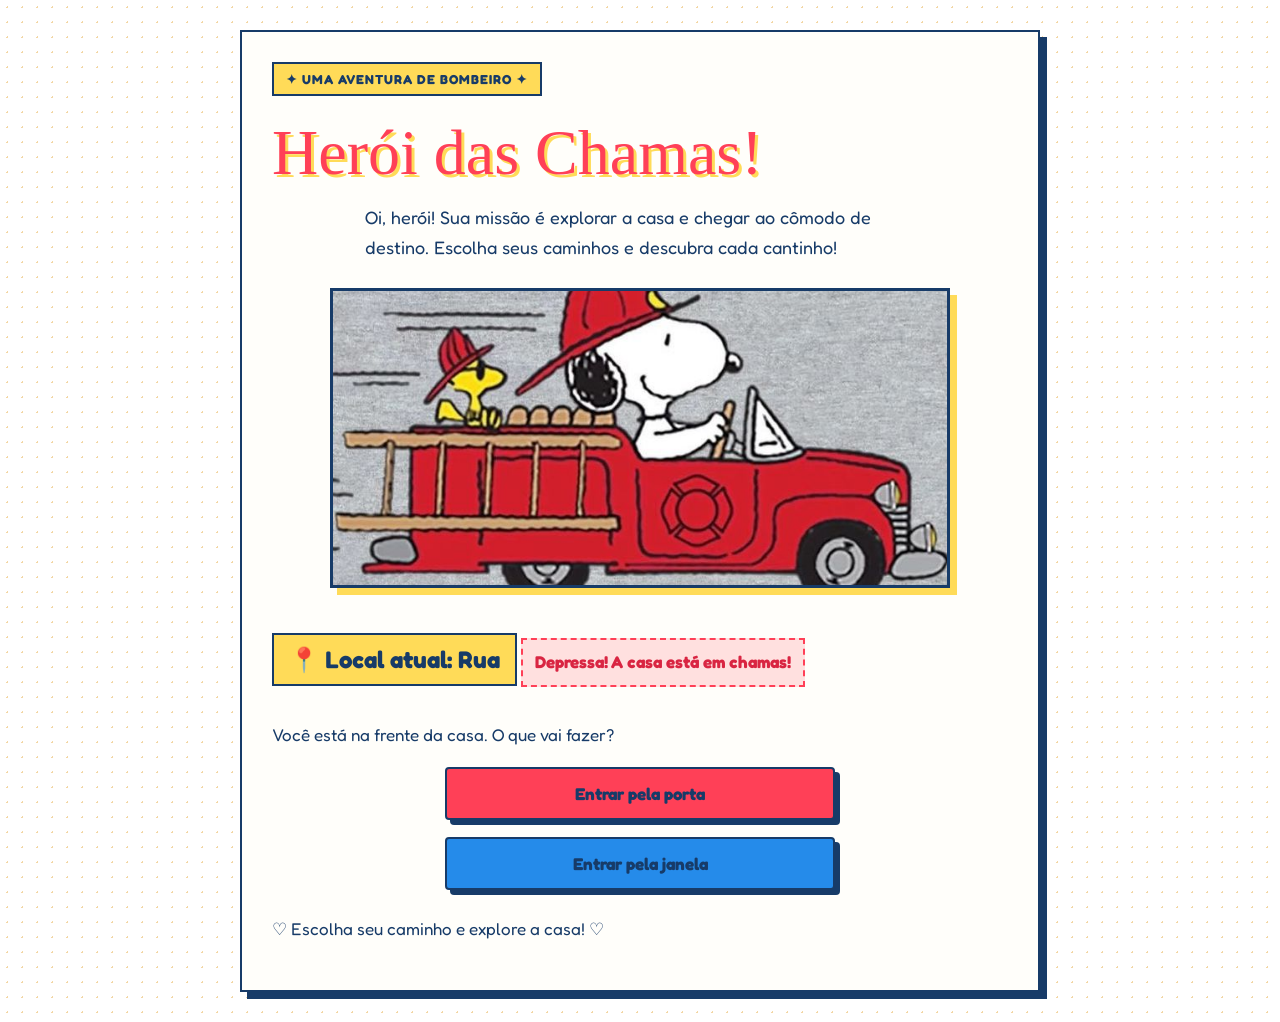
<file: index.html>
<!DOCTYPE html>
<html lang="pt-BR">
<head>
    <meta charset="UTF-8">
    <meta name="viewport" content="width=device-width, initial-scale=1.0">
    <title>Herói das Chamas</title>
    <link rel="stylesheet" href="estilo.css">
</head>
<body>
<main>
    <div class="marca">✦ uma aventura de bombeiro ✦</div>

    <h1>Herói das Chamas!</h1>

    <p class="intro">
        Oi, herói! Sua missão é explorar a casa e chegar
        ao cômodo de destino. Escolha seus caminhos e
        descubra cada cantinho!
    </p>
<img
    src="casa.jpg"
    alt="Bombeirinhos em um caminhão de bombeiros"
    class="imagem-casa"
>

    <h2>📍 Local atual: Rua</h2>

    <p class="destaque"> Depressa! A casa está em chamas!</p>

    <p>Você está na frente da casa. O que vai fazer?</p>

    <a href="sala.html"> Entrar pela porta</a>
    <a href="corredor.html">Entrar pela janela</a>

    <p class="rodape">♡ Escolha seu caminho e explore a casa! ♡</p>
</main>
</body>
</html>
</file>
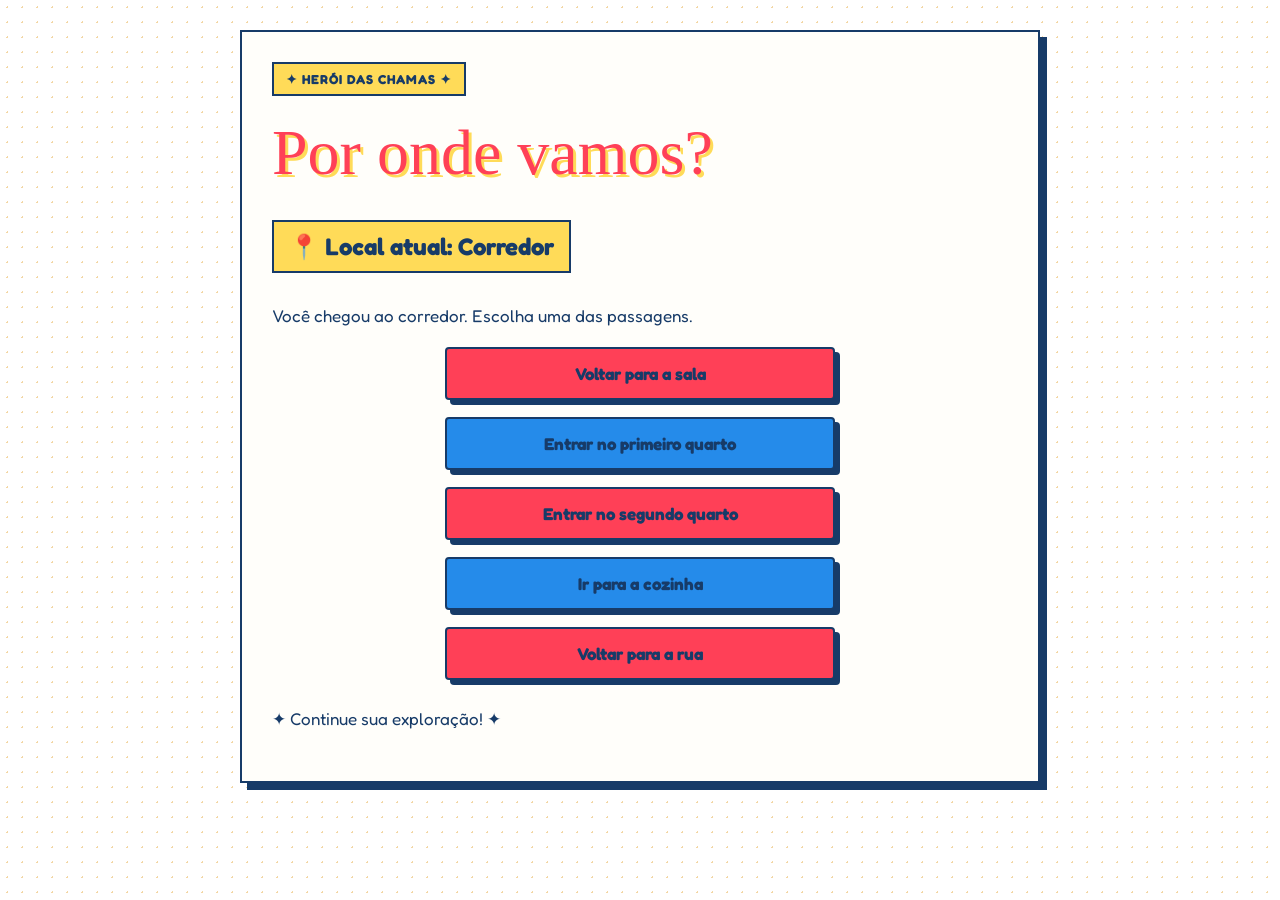
<file: corredor.html>
<!DOCTYPE html>
<html lang="pt-BR">
<head>
    <meta charset="UTF-8">
    <meta name="viewport" content="width=device-width, initial-scale=1.0">
    <title>O corredor | Herói das Chamas</title>
    <link rel="stylesheet" href="estilo.css">
</head>
<body>
<main>
    <div class="marca">✦ Herói das Chamas ✦</div>
    <h1>Por onde vamos?</h1>

    <h2>📍 Local atual: Corredor</h2>

    <p>Você chegou ao corredor. Escolha uma das passagens.</p>

    <a href="sala.html"> Voltar para a sala</a>
    <a href="quarto1.html"> Entrar no primeiro quarto</a>
    <a href="quarto2.html"> Entrar no segundo quarto</a>
    <a href="cozinha.html">Ir para a cozinha</a>
    <a href="index.html"> Voltar para a rua</a>

    <p class="rodape">✦ Continue sua exploração! ✦</p>
</main>
</body>
</html>
</file>
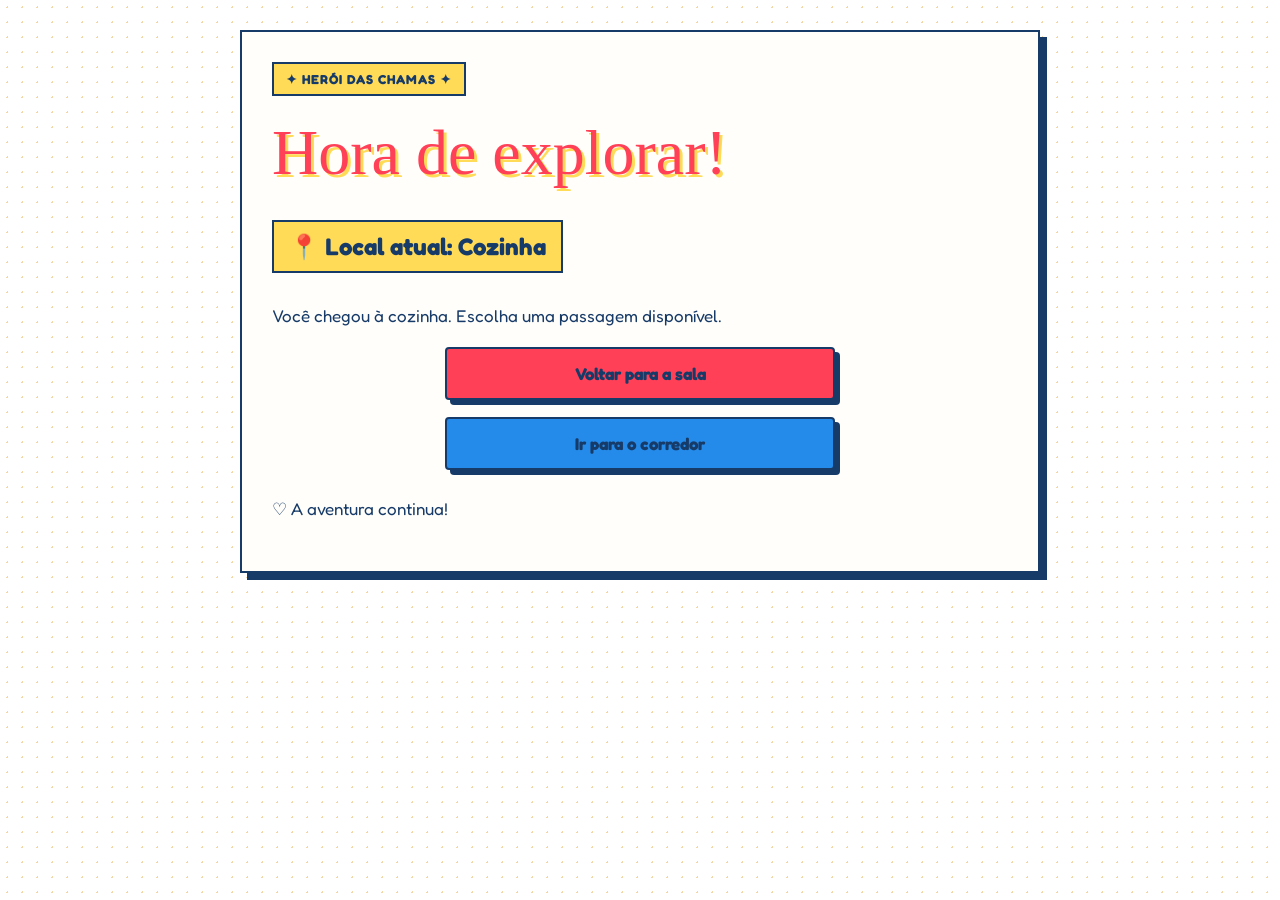
<file: cozinha.html>
<!DOCTYPE html>
<html lang="pt-BR">
<head>
    <meta charset="UTF-8">
    <meta name="viewport" content="width=device-width, initial-scale=1.0">
    <title>Cozinha | Herói das Chamas</title>
    <link rel="stylesheet" href="estilo.css">
</head>
<body>
<main>
    <div class="marca">✦ Herói das Chamas ✦</div>
    <h1>Hora de explorar!</h1>

    <h2>📍 Local atual: Cozinha</h2>

    <p>Você chegou à cozinha. Escolha uma passagem disponível.</p>

    <a href="sala.html"> Voltar para a sala</a>
    <a href="corredor.html"> Ir para o corredor</a>

    <p class="rodape">♡ A aventura continua!</p>
</main>
</body>
</html>
</file>
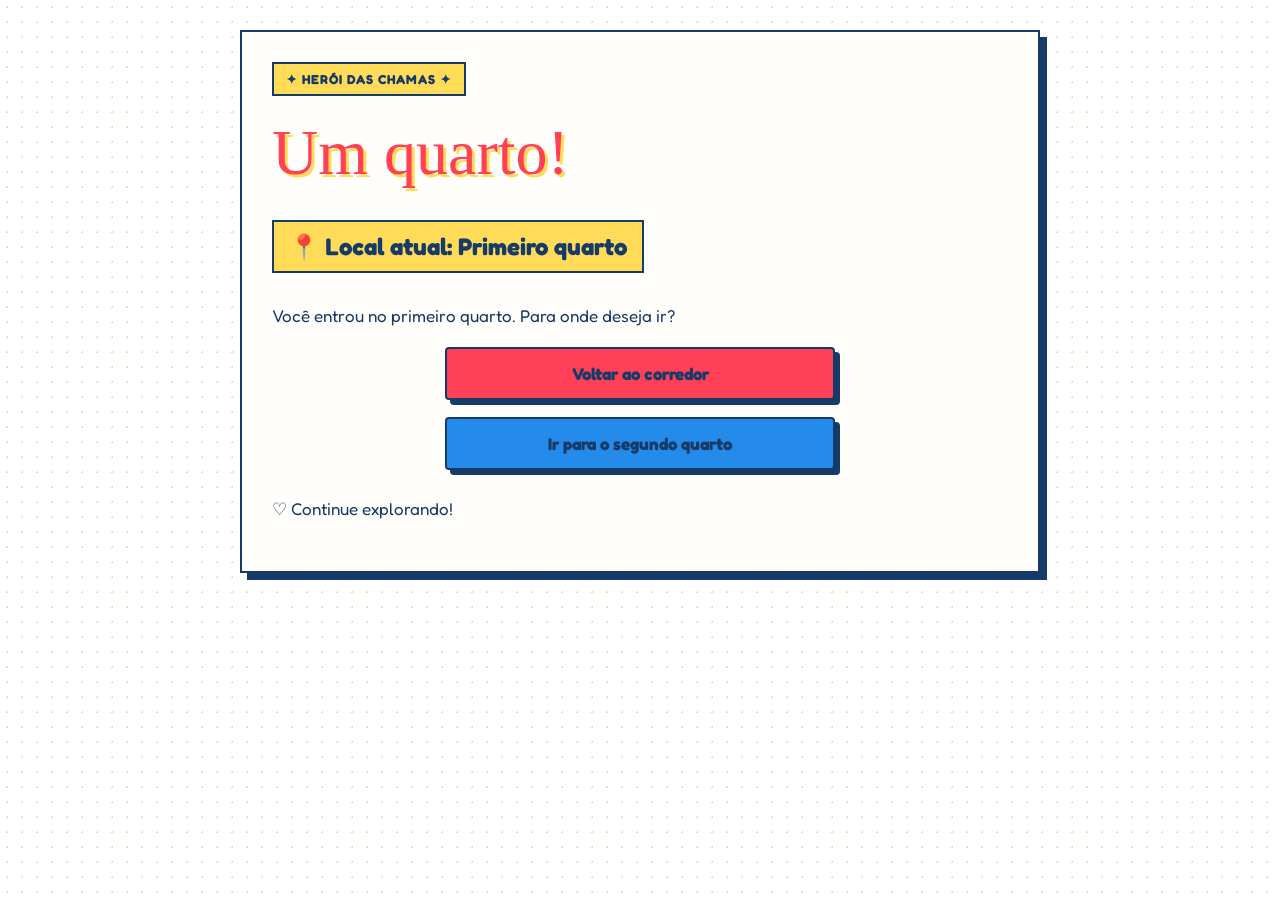
<file: quarto1.html>
<!DOCTYPE html>
<html lang="pt-BR">
<head>
    <meta charset="UTF-8">
    <meta name="viewport" content="width=device-width, initial-scale=1.0">
    <title>Primeiro quarto | Herói das Chamas</title>
    <link rel="stylesheet" href="estilo.css">
</head>
<body>
<main>
    <div class="marca">✦ Herói das Chamas ✦</div>
    <h1>Um quarto!</h1>

    <h2>📍 Local atual: Primeiro quarto</h2>

    <p>Você entrou no primeiro quarto. Para onde deseja ir?</p>

    <a href="corredor.html"> Voltar ao corredor</a>
    <a href="quarto2.html"> Ir para o segundo quarto</a>

    <p class="rodape">♡ Continue explorando!</p>
</main>
</body>
</html>
</file>
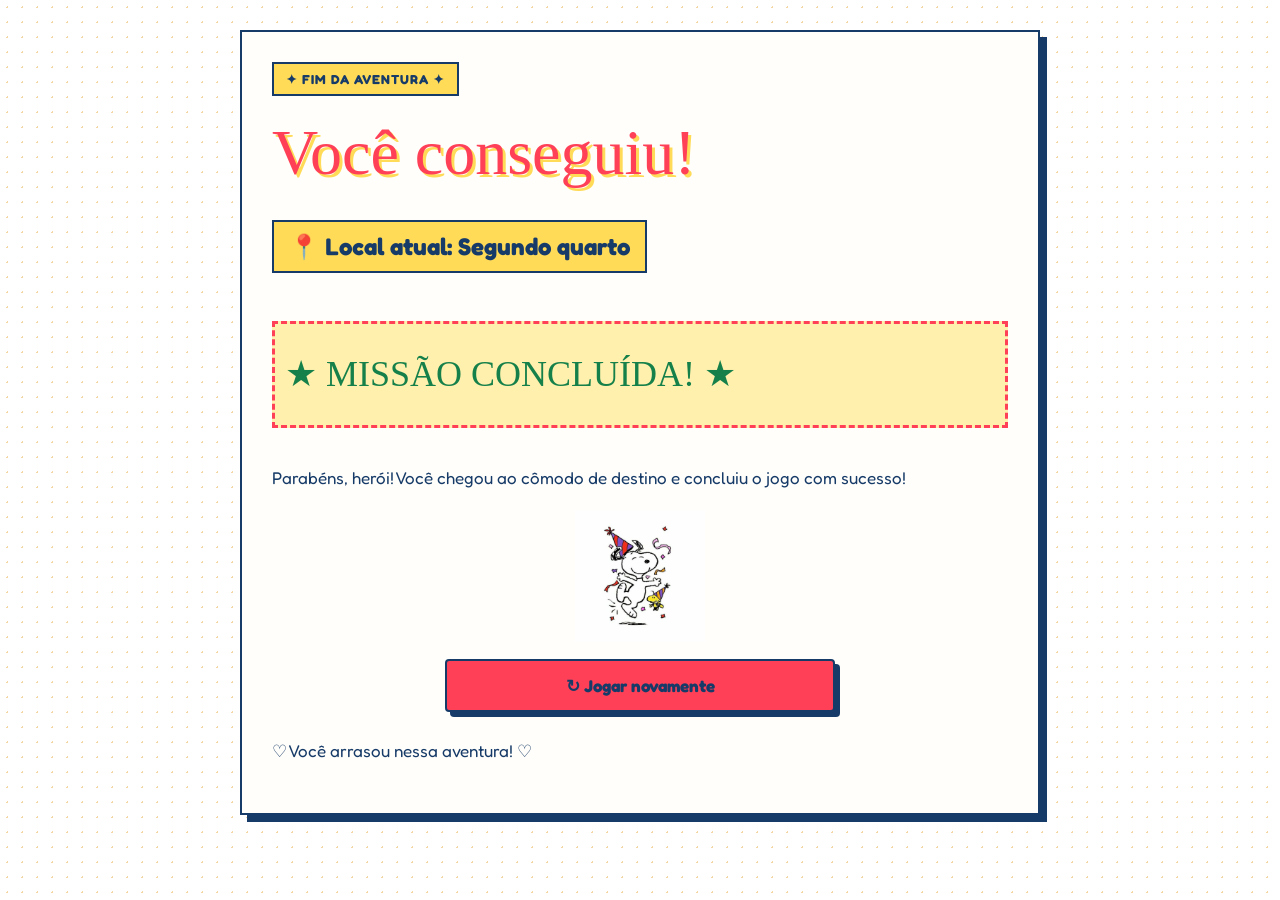
<file: quarto2.html>
<!DOCTYPE html>
<html lang="pt-BR">
<head>
    <meta charset="UTF-8">
    <meta name="viewport" content="width=device-width, initial-scale=1.0">
    <title>Missão concluída! | Herói das Chamas</title>
    <link rel="stylesheet" href="estilo.css">
</head>
<body>
<main>
    <div class="marca">✦ fim da aventura ✦</div>
    <h1>Você conseguiu!</h1>

    <h2>📍 Local atual: Segundo quarto</h2>

    <p class="vitoria">★ MISSÃO CONCLUÍDA! ★</p>

    <p>
        Parabéns, herói! Você chegou ao cômodo de destino
        e concluiu o jogo com sucesso!
    </p>

    <img src="bombeiro.jpg"
         alt="Bombeirinho comemorando"
         class="bombeirinho">

    <a href="index.html">↻ Jogar novamente</a>

    <p class="rodape">♡ Você arrasou nessa aventura! ♡</p>
</main>
</body>
</html>
</file>
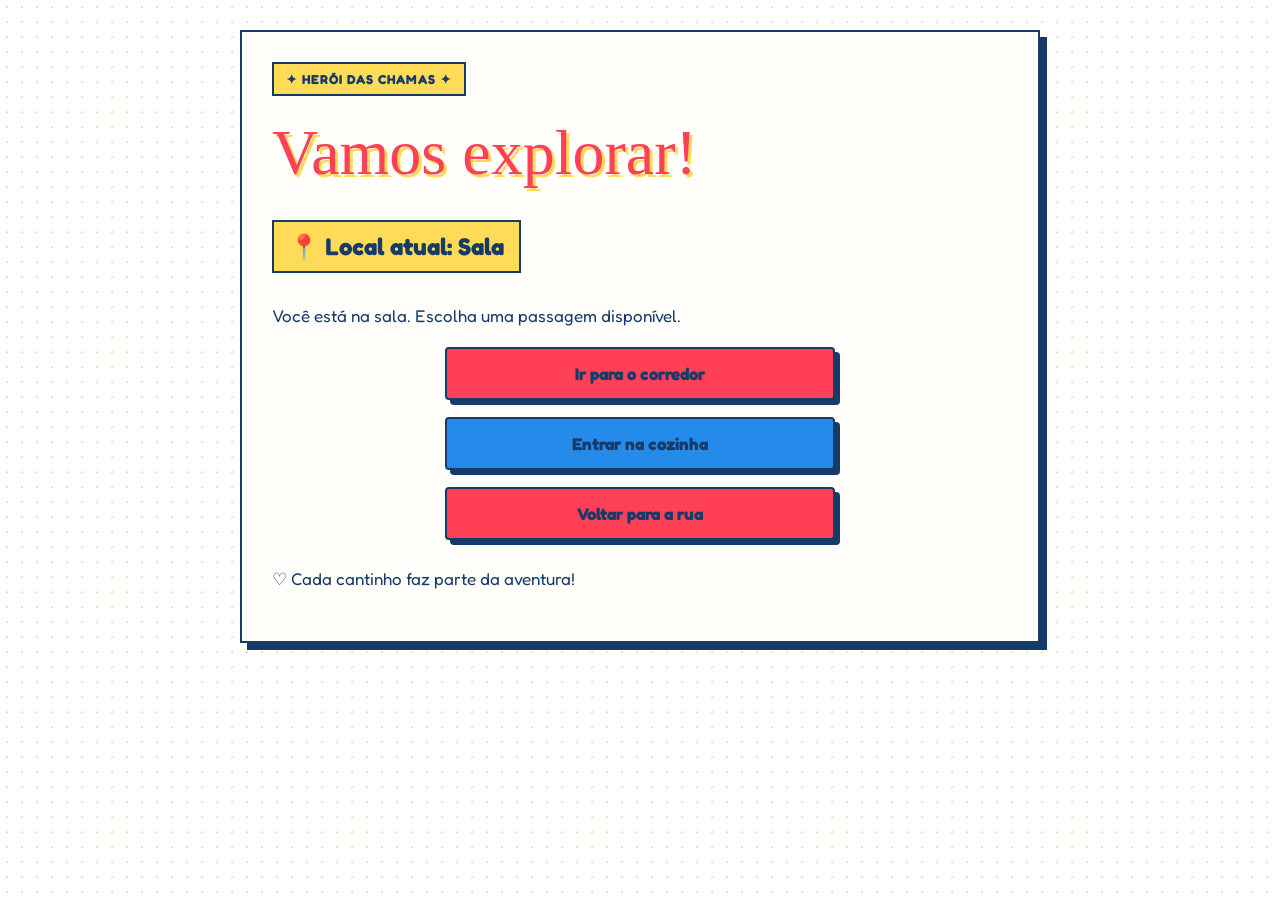
<file: sala.html>
<!DOCTYPE html>
<html lang="pt-BR">
<head>
    <meta charset="UTF-8">
    <meta name="viewport" content="width=device-width, initial-scale=1.0">
    <title>A sala | Herói das Chamas</title>
    <link rel="stylesheet" href="estilo.css">
</head>
<body>
<main>
    <div class="marca">✦ Herói das Chamas ✦</div>
    <h1>Vamos explorar!</h1>

    <h2>📍 Local atual: Sala</h2>

    <p>Você está na sala. Escolha uma passagem disponível.</p>

    <a href="corredor.html"> Ir para o corredor</a>
    <a href="cozinha.html">Entrar na cozinha</a>
    <a href="index.html"> Voltar para a rua</a>

    <p class="rodape">♡ Cada cantinho faz parte da aventura!</p>
</main>
</body>
</html>
</file>
<file: estilo.css>
@import url('https://fonts.googleapis.com/css2?family=Fredoka:wght@400;500;600;700&family=Chewy&display=swap');

:root {
    --azul-fofo: #2a6391;
    --vermelho: #ff4057;
    --vermelho-escuro: #d92542;
    --amarelo: #ffdb58;
    --azul: #258bea;
    --azul-escuro: #173b68;
    --vermelho-claro: #d74e4e;
}

/* CONFIGURAÇÃO GERAL */
* {
    box-sizing: border-box;
}

body {
    margin: 0;
    padding: 30px 15px;
    background-color: var(--creme);
    background-image: radial-gradient(#f3d7a5 1px, transparent 1px);
    background-size: 15px 15px;
    color: var(--azul-escuro);
    font-family: 'Fredoka', sans-serif;
}

/* CARTÃO PRINCIPAL */
main {
    width: 100%;
    max-width: 800px;
    margin: 0 auto;
    padding: 30px;
    background-color: #fffefa;
    border: 2px solid var(--azul-escuro);
    box-shadow: 7px 7px 0 var(--azul-escuro);
    overflow: hidden;
    position: relative;
}

/* ETIQUETA */
.marca {
    display: inline-block;
    padding: 7px 12px;
    margin-bottom: 10px;
    background-color: var(--amarelo);
    border: 2px solid var(--azul-escuro);
    color: var(--azul-escuro);
    font-size: 13px;
    font-weight: 700;
    text-transform: uppercase;
    letter-spacing: 1px;
}

/* TÍTULO PRINCIPAL */
h1 {
    margin: 10px 0;
    color: var(--vermelho);
    font-family: 'Chewy', cursive;
    font-size: clamp(42px, 7vw, 64px);
    font-weight: normal;
    line-height: 1.15;
    text-shadow: 3px 3px 0 var(--amarelo);
}

/* TÍTULOS DOS CÔMODOS */
h2 {
    display: inline-block;
    margin: 20px 0 12px;
    padding: 10px 15px;
    background-color: var(--amarelo);
    border: 2px solid var(--azul-escuro);
    color: var(--azul-escuro);
    font-family: 'Fredoka', sans-serif;
    font-size: 24px;
    font-weight: 700;
}

/* PARÁGRAFOS */
p {
    font-size: 17px;
    line-height: 1.7;
}

.intro {
    max-width: 550px;
    margin: 12px auto 20px;
    font-size: 18px;
}

/* TEXTO DE DESTAQUE */
.destaque {
    display: inline-block;
    padding: 8px 12px;
    background-color: #ffe0df;
    border: 2px dashed var(--vermelho);
    color: var(--vermelho-escuro);
    font-weight: 700;
}

/* IMAGEM DA CASA */
.imagem-casa {
    display: block;
    width: 100%;
    max-width: 620px;
    height: 300px;
    margin: 25px auto;
    object-fit: cover;
    object-position: center;
    border: 3px solid var(--azul-escuro);
    box-shadow: 7px 7px 0 var(--amarelo);
}

/* PERSONAGEM */
.bombeirinho {
    display: block;
    width: 130px;
    max-width: 45%;
    height: auto;
    margin: 15px auto;
    object-fit: contain;
}

/* BOTÕES */
a {
    display: block;
    position: relative;
    width: 100%;
    max-width: 390px;
    margin: 17px auto;
    padding: 14px 18px;
    border: 2px solid var(--azul-escuro);
    border-radius: 4px;
    background-color: var(--vermelho);
    box-shadow: 5px 5px 0 var(--azul-escuro);
    color: var(--branco);
    font-family: 'Fredoka', sans-serif;
    font-size: 17px;
    font-weight: 700;
    text-align: center;
    text-decoration: none;
    transition:
        transform 0.18s ease,
        box-shadow 0.18s ease,
        background-color 0.18s ease;
}

/* CORES ALTERNADAS */
a:nth-of-type(even) {
    background-color: var(--azul);
    color: var(--branco);
}

/* EFEITO AO PASSAR O MOUSE */
a:hover {
    transform: translate(4px, 4px);
    box-shadow: 1px 1px 0 var(--azul-escuro);
    background-color: var(--amarelo);
    color: var(--azul-escuro);
}

/* EFEITO AO CLICAR */
a:active {
    transform: translate(5px, 5px);
    box-shadow: none;
}

/* FOCO PELO TECLADO */
a:focus-visible {
    outline: 3px dashed var(--vermelho);
    outline-offset: 5px;
}

/* MENSAGEM FINAL */
.vitoria {
    padding: 20px 10px;
    background-color: #fff0ad;
    border: 3px dashed var(--vermelho);
    color: #16804a;
    font-family: 'Chewy', cursive;
    font-size: 36px;
}

/* RODAPÉ */
.rodape {
    margin-top: 25px;
    color: var(--azul-escuro);
    font-size: 17px;
}

/* CELULAR */
@media (max-width: 550px) {
    body {
        padding: 12px;
    }

    main {
        padding: 22px 15px;
    }

    h1 {
        font-size: 43px;
    }

    h2 {
        font-size: 21px;
    }

    p {
        font-size: 15px;
    }

    .imagem-casa {
        height: 220px;
    }

    a {
        max-width: 100%;
        font-size: 15px;
    }
}

/* ACESSIBILIDADE */
@media (prefers-reduced-motion: reduce) {
    a {
        transition: none;
    }
}
</file>
